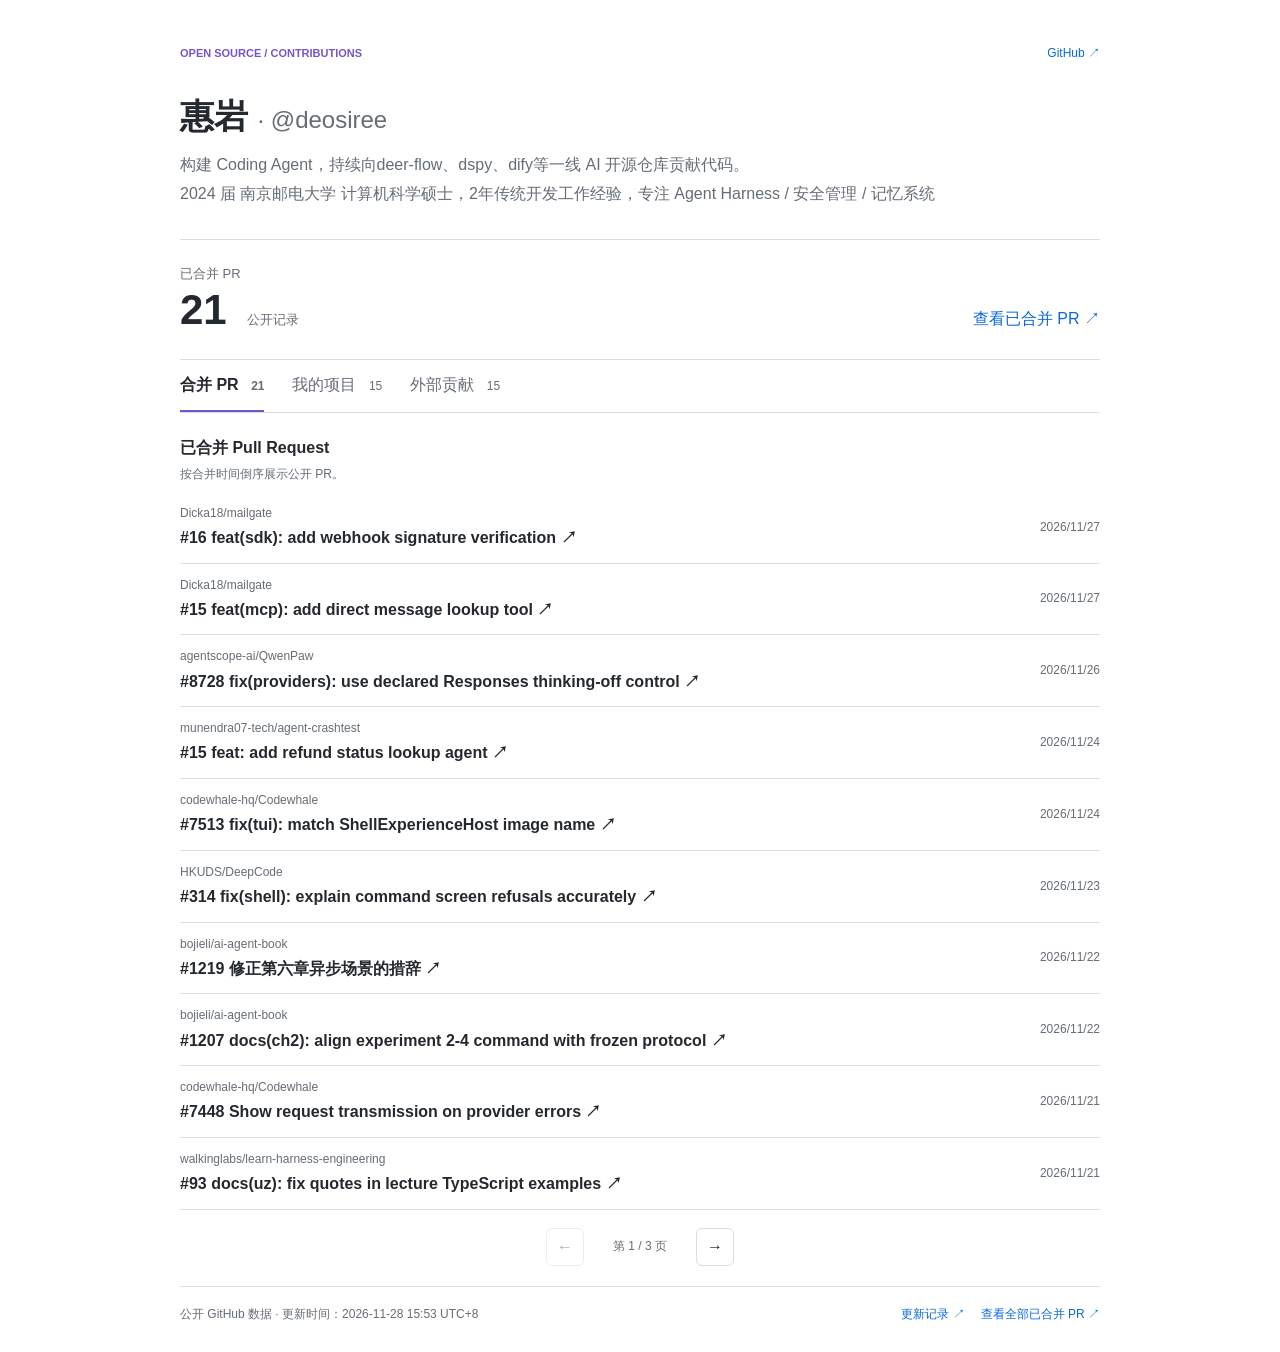
<file: profile/index.html>
<!doctype html>
<html lang="zh-CN">
<head>
  <meta charset="utf-8">
  <meta name="viewport" content="width=device-width, initial-scale=1">
  <meta name="color-scheme" content="light dark">
  <meta name="description" content="惠岩的 GitHub 开源项目与合并 PR 统计">
  <title>惠岩 · 开源贡献</title>
  <link rel="stylesheet" href="./styles.css">
  <script src="./app.js" defer></script>
</head>
<body>
  <main class="page">
    <div class="topline">
      <span class="eyebrow">Open source / Contributions</span>
      <a class="top-link" href="https://github.com/deosiree" target="_blank" rel="noopener noreferrer">GitHub ↗</a>
    </div>

    <header class="intro">
      <h1>惠岩 <span class="handle">· @deosiree</span></h1>
      <div class="signature">
        <p>构建 Coding Agent，持续向deer-flow、dspy、dify等一线 AI 开源仓库贡献代码。</p>
        <p>2024 届 南京邮电大学 计算机科学硕士，2年传统开发工作经验，专注 Agent Harness / 安全管理 / 记忆系统</p>
      </div>
    </header>

    <section class="summary" aria-label="已合并 PR 统计">
      <div class="metric-label">已合并 PR</div>
      <div class="metric-row">
        <strong class="metric-value" id="merged-count">--</strong>
        <span class="metric-caption">公开记录</span>
        <a class="summary-link" href="https://github.com/search?q=is%3Apr+is%3Amerged+author%3Adeosiree&amp;type=pullrequests" target="_blank" rel="noopener noreferrer">查看已合并 PR ↗</a>
      </div>
    </section>

    <nav class="tabs" role="tablist" aria-label="统计分类">
      <button class="tab" id="tab-merged" type="button" role="tab" aria-selected="true" aria-controls="panel-merged" tabindex="0" data-tab="merged_prs">
        合并 PR <span class="tab-count" id="count-merged">--</span>
      </button>
      <button class="tab" id="tab-projects" type="button" role="tab" aria-selected="false" aria-controls="panel-projects" tabindex="-1" data-tab="owned_repositories">
        我的项目 <span class="tab-count" id="count-projects">--</span>
      </button>
      <button class="tab" id="tab-external" type="button" role="tab" aria-selected="false" aria-controls="panel-external" tabindex="-1" data-tab="external_contributions">
        外部贡献 <span class="tab-count" id="count-external">--</span>
      </button>
    </nav>

    <p class="load-state" id="load-state" role="status" aria-live="polite">正在加载公开统计…</p>

    <section class="panel" id="panel-merged" role="tabpanel" aria-labelledby="tab-merged" tabindex="0">
      <div class="panel-heading">
        <div>
          <h2>已合并 Pull Request</h2>
          <p class="panel-summary" id="merged-summary"></p>
        </div>
      </div>
      <ol class="records" id="merged-list"></ol>
      <div class="pagination" id="merged-pagination" hidden>
        <button class="pagination-button" id="previous-page" type="button" data-page-action="previous" aria-label="上一页">←</button>
        <span class="page-label" id="page-label"></span>
        <button class="pagination-button" id="next-page" type="button" data-page-action="next" aria-label="下一页">→</button>
      </div>
    </section>

    <section class="panel" id="panel-projects" role="tabpanel" aria-labelledby="tab-projects" tabindex="0" hidden>
      <div class="panel-heading">
        <div>
          <h2>我的公开项目</h2>
          <p class="panel-summary">Stars 为各仓库自身获得的 Star 数</p>
        </div>
      </div>
      <ul class="records" id="projects-list"></ul>
    </section>

    <section class="panel" id="panel-external" role="tabpanel" aria-labelledby="tab-external" tabindex="0" hidden>
      <div class="panel-heading">
        <div>
          <h2>其他账号仓库的贡献</h2>
          <p class="panel-summary">按仓库汇总公开已合并 PR</p>
        </div>
      </div>
      <ul class="records" id="external-list"></ul>
    </section>

    <footer class="footer">
      <span>公开 GitHub 数据 · 更新时间：<time id="updated-at">--</time></span>
      <div class="footer-links">
        <a href="https://github.com/deosiree/deosiree/actions/workflows/update-profile.yml" target="_blank" rel="noopener noreferrer">更新记录 ↗</a>
        <a href="https://github.com/search?q=is%3Apr+is%3Amerged+author%3Adeosiree&amp;type=pullrequests" target="_blank" rel="noopener noreferrer">查看全部已合并 PR ↗</a>
      </div>
    </footer>
  </main>
</body>
</html>
</file>
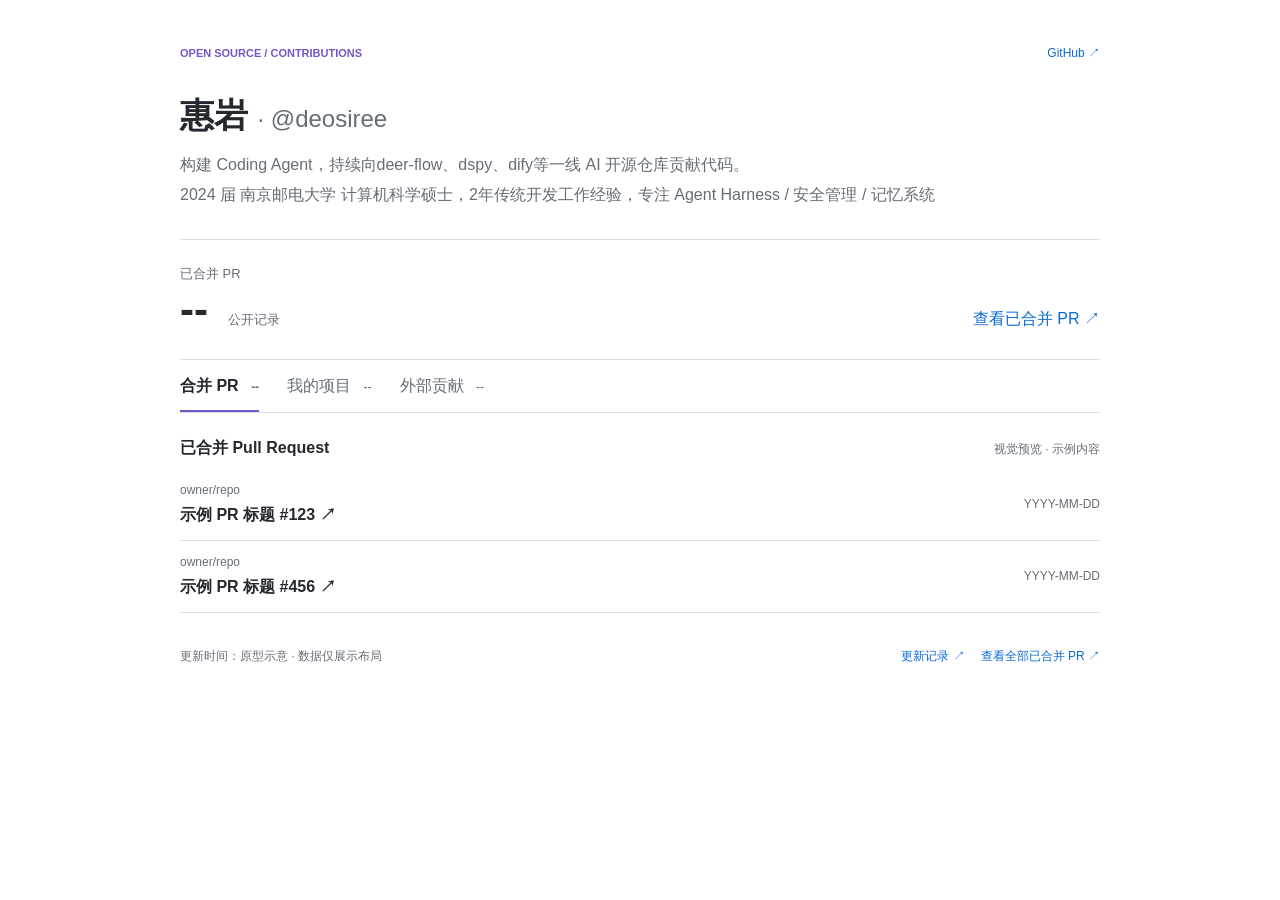
<file: docs/profile-dashboard-preview.html>
<!doctype html>
<html lang="zh-CN">
<head>
  <meta charset="utf-8">
  <meta name="viewport" content="width=device-width, initial-scale=1">
  <meta name="color-scheme" content="light dark">
  <title>惠岩 · GitHub 统计页视觉预览</title>
  <style>
    :root {
      color-scheme: light dark;
      --canvas: #ffffff;
      --ink: #24292f;
      --muted: #656d76;
      --line: #d8dee4;
      --soft: #f6f8fa;
      --accent: #7357c8;
      --accent-soft: #f2efff;
      --focus: #0969da;
    }

    @media (prefers-color-scheme: dark) {
      :root {
        --canvas: #0d1117;
        --ink: #e6edf3;
        --muted: #919ba6;
        --line: #30363d;
        --soft: #161b22;
        --accent: #b09aff;
        --accent-soft: #211d32;
        --focus: #58a6ff;
      }
    }

    * {
      box-sizing: border-box;
    }

    body {
      margin: 0;
      background: var(--canvas);
      color: var(--ink);
      font-family: Inter, -apple-system, BlinkMacSystemFont, "Segoe UI", sans-serif;
      line-height: 1.6;
    }

    a {
      color: var(--focus);
      text-decoration: none;
    }

    a:hover {
      text-decoration: underline;
    }

    button {
      color: inherit;
      font: inherit;
    }

    :focus-visible {
      outline: 2px solid var(--focus);
      outline-offset: 3px;
    }

    .page {
      width: min(100% - 40px, 920px);
      margin: 0 auto;
      padding: 44px 0 28px;
    }

    .topline,
    .metric-row,
    .record,
    .footer,
    .project-row,
    .contribution-row {
      display: flex;
      align-items: center;
      justify-content: space-between;
      gap: 20px;
    }

    .topline {
      padding-bottom: 12px;
      color: var(--muted);
      font-size: 12px;
    }

    .eyebrow {
      color: var(--accent);
      font-size: 11px;
      font-weight: 700;
      text-transform: uppercase;
    }

    .intro {
      padding: 20px 0 28px;
      border-bottom: 1px solid var(--line);
    }

    h1 {
      margin: 0;
      font-size: 34px;
      line-height: 1.2;
      overflow-wrap: anywhere;
    }

    .handle {
      color: var(--muted);
      font-size: 24px;
      font-weight: 400;
    }

    .signature {
      margin: 16px 0 0;
      color: var(--muted);
    }

    .signature p {
      margin: 4px 0;
      overflow-wrap: anywhere;
    }

    .summary {
      padding: 24px 0;
      border-bottom: 1px solid var(--line);
    }

    .metric-label,
    .metric-caption {
      color: var(--muted);
      font-size: 13px;
    }

    .metric-row {
      justify-content: flex-start;
      align-items: baseline;
      flex-wrap: wrap;
    }

    .metric-value {
      color: var(--ink);
      font-size: 42px;
      font-weight: 700;
      line-height: 1.2;
    }

    .summary-link {
      margin-left: auto;
    }

    .tabs {
      display: flex;
      gap: 28px;
      min-height: 52px;
      overflow-x: auto;
      border-bottom: 1px solid var(--line);
    }

    .tab {
      position: relative;
      flex: 0 0 auto;
      min-height: 52px;
      padding: 12px 0;
      border: 0;
      border-bottom: 2px solid transparent;
      background: transparent;
      color: var(--muted);
      cursor: pointer;
      white-space: nowrap;
    }

    .tab[aria-selected="true"] {
      border-bottom-color: var(--accent);
      color: var(--ink);
      font-weight: 600;
    }

    .tab-count {
      margin-left: 8px;
      color: var(--muted);
      font-size: 12px;
    }

    .panel {
      padding: 22px 0 16px;
    }

    .panel[hidden] {
      display: none;
    }

    .panel-heading {
      display: flex;
      justify-content: space-between;
      align-items: baseline;
      gap: 16px;
      margin-bottom: 8px;
    }

    h2 {
      margin: 0;
      font-size: 16px;
    }

    .sample-note,
    .panel-summary {
      color: var(--muted);
      font-size: 12px;
    }

    .records {
      margin: 0;
      padding: 0;
      list-style: none;
    }

    .record,
    .project-row,
    .contribution-row {
      min-height: 66px;
      padding: 12px 0;
      border-bottom: 1px solid var(--line);
    }

    .record-main,
    .project-main,
    .contribution-main {
      display: grid;
      min-width: 0;
      gap: 2px;
    }

    .repo {
      color: var(--muted);
      font-size: 12px;
      overflow-wrap: anywhere;
    }

    .record-title,
    .project-name,
    .contribution-name {
      color: var(--ink);
      font-weight: 600;
      overflow-wrap: anywhere;
    }

    .record time,
    .project-meta,
    .contribution-count {
      flex: 0 0 auto;
      color: var(--muted);
      font-size: 12px;
      text-align: right;
    }

    .footer {
      align-items: flex-start;
      flex-wrap: wrap;
      padding-top: 18px;
      color: var(--muted);
      font-size: 12px;
    }

    .footer-links {
      display: flex;
      flex-wrap: wrap;
      gap: 16px;
    }

    @media (max-width: 600px) {
      .page {
        width: min(100% - 28px, 920px);
        padding-top: 24px;
      }

      h1 {
        font-size: 28px;
      }

      .handle {
        display: block;
        font-size: 18px;
      }

      .tabs {
        gap: 20px;
      }

      .record,
      .project-row,
      .contribution-row {
        align-items: flex-start;
        gap: 10px;
      }

      .record time,
      .project-meta,
      .contribution-count {
        max-width: 34%;
      }

      .footer {
        display: grid;
      }
    }
  </style>
</head>
<body>
  <main class="page">
    <div class="topline">
      <span class="eyebrow">Open source / Contributions</span>
      <a href="https://github.com/deosiree" target="_blank" rel="noopener noreferrer">GitHub ↗</a>
    </div>

    <header class="intro">
      <h1>惠岩 <span class="handle">· @deosiree</span></h1>
      <div class="signature">
        <p>构建 Coding Agent，持续向deer-flow、dspy、dify等一线 AI 开源仓库贡献代码。</p>
        <p>2024 届 南京邮电大学 计算机科学硕士，2年传统开发工作经验，专注 Agent Harness / 安全管理 / 记忆系统</p>
      </div>
    </header>

    <section class="summary" aria-label="已合并 PR 统计">
      <div class="metric-label">已合并 PR</div>
      <div class="metric-row">
        <strong class="metric-value">--</strong>
        <span class="metric-caption">公开记录</span>
        <a class="summary-link" href="https://github.com/search?q=is%3Apr+is%3Amerged+author%3Adeosiree&amp;type=pullrequests" target="_blank" rel="noopener noreferrer">查看已合并 PR ↗</a>
      </div>
    </section>

    <nav class="tabs" role="tablist" aria-label="统计分类">
      <button class="tab" id="tab-merged" type="button" role="tab" aria-selected="true" aria-controls="panel-merged" tabindex="0" data-tab="merged">合并 PR <span class="tab-count">--</span></button>
      <button class="tab" id="tab-projects" type="button" role="tab" aria-selected="false" aria-controls="panel-projects" tabindex="-1" data-tab="projects">我的项目 <span class="tab-count">--</span></button>
      <button class="tab" id="tab-external" type="button" role="tab" aria-selected="false" aria-controls="panel-external" tabindex="-1" data-tab="external">外部贡献 <span class="tab-count">--</span></button>
    </nav>

    <section class="panel" id="panel-merged" role="tabpanel" aria-labelledby="tab-merged" tabindex="0" data-panel="merged">
      <div class="panel-heading">
        <h2>已合并 Pull Request</h2>
        <span class="sample-note">视觉预览 · 示例内容</span>
      </div>
      <ol class="records">
        <li class="record">
          <div class="record-main">
            <a class="repo" href="https://github.com/deosiree" target="_blank" rel="noopener noreferrer">owner/repo</a>
            <a class="record-title" href="https://github.com/deosiree" target="_blank" rel="noopener noreferrer">示例 PR 标题 #123 ↗</a>
          </div>
          <time>YYYY-MM-DD</time>
        </li>
        <li class="record">
          <div class="record-main">
            <a class="repo" href="https://github.com/deosiree" target="_blank" rel="noopener noreferrer">owner/repo</a>
            <a class="record-title" href="https://github.com/deosiree" target="_blank" rel="noopener noreferrer">示例 PR 标题 #456 ↗</a>
          </div>
          <time>YYYY-MM-DD</time>
        </li>
      </ol>
    </section>

    <section class="panel" id="panel-projects" role="tabpanel" aria-labelledby="tab-projects" tabindex="0" data-panel="projects" hidden>
      <div class="panel-heading">
        <h2>我的公开项目</h2>
        <span class="sample-note">视觉预览 · 示例内容</span>
      </div>
      <ul class="records">
        <li class="project-row">
          <div class="project-main">
            <a class="project-name" href="https://github.com/deosiree" target="_blank" rel="noopener noreferrer">示例项目 ↗</a>
            <span class="repo">项目描述与主要语言</span>
          </div>
          <span class="project-meta">该仓库获 Star · --</span>
        </li>
      </ul>
    </section>

    <section class="panel" id="panel-external" role="tabpanel" aria-labelledby="tab-external" tabindex="0" data-panel="external" hidden>
      <div class="panel-heading">
        <h2>其他账号仓库的贡献</h2>
        <span class="sample-note">视觉预览 · 示例内容</span>
      </div>
      <ul class="records">
        <li class="contribution-row">
          <div class="contribution-main">
            <a class="contribution-name" href="https://github.com/deosiree" target="_blank" rel="noopener noreferrer">owner/repo ↗</a>
            <a class="repo" href="https://github.com/deosiree" target="_blank" rel="noopener noreferrer">最近合并的 PR 标题 ↗</a>
          </div>
          <span class="contribution-count">-- 个 PR</span>
        </li>
      </ul>
    </section>

    <footer class="footer">
      <span>更新时间：原型示意 · 数据仅展示布局</span>
      <div class="footer-links">
        <a href="https://github.com/deosiree/deosiree/actions/workflows/update-profile.yml" target="_blank" rel="noopener noreferrer">更新记录 ↗</a>
        <a href="https://github.com/search?q=is%3Apr+is%3Amerged+author%3Adeosiree&amp;type=pullrequests" target="_blank" rel="noopener noreferrer">查看全部已合并 PR ↗</a>
      </div>
    </footer>
  </main>

  <script>
    const tablist = document.querySelector('[role="tablist"]');
    const tabs = Array.from(tablist.querySelectorAll('[role="tab"]'));
    const panels = Array.from(document.querySelectorAll('[role="tabpanel"]'));

    /**
     * Activate one statistics tab and its associated panel.
     * @param {HTMLButtonElement} selectedTab Tab button to activate.
     * @param {boolean} focusTab Whether to move keyboard focus to the tab.
     * @returns {void}
     */
    function activateTab(selectedTab, focusTab) {
      for (const tab of tabs) {
        const isSelected = tab === selectedTab;
        tab.setAttribute("aria-selected", String(isSelected));
        tab.tabIndex = isSelected ? 0 : -1;
      }

      for (const panel of panels) {
        panel.hidden = panel.id !== selectedTab.getAttribute("aria-controls");
      }

      if (focusTab) {
        selectedTab.focus();
      }
    }

    /**
     * Handle pointer activation for the tablist.
     * @param {MouseEvent} event Click event from the tablist.
     * @returns {void}
     */
    function handleTabClick(event) {
      if (!(event.target instanceof Element)) {
        return;
      }
      const selectedTab = event.target.closest('[role="tab"]');
      if (selectedTab) {
        activateTab(selectedTab, false);
      }
    }

    /**
     * Support arrow, Home, and End navigation between tabs.
     * @param {KeyboardEvent} event Keyboard event from the tablist.
     * @returns {void}
     */
    function handleTabKeydown(event) {
      const currentIndex = tabs.indexOf(document.activeElement);
      if (currentIndex < 0) {
        return;
      }

      let nextIndex = currentIndex;
      if (event.key === "ArrowRight") {
        nextIndex = (currentIndex + 1) % tabs.length;
      } else if (event.key === "ArrowLeft") {
        nextIndex = (currentIndex - 1 + tabs.length) % tabs.length;
      } else if (event.key === "Home") {
        nextIndex = 0;
      } else if (event.key === "End") {
        nextIndex = tabs.length - 1;
      } else {
        return;
      }

      event.preventDefault();
      activateTab(tabs[nextIndex], true);
    }

    tablist.addEventListener("click", handleTabClick);
    tablist.addEventListener("keydown", handleTabKeydown);
  </script>
</body>
</html>
</file>
<file: profile/styles.css>
:root {
  color-scheme: light dark;
  --canvas: #ffffff;
  --ink: #24292f;
  --muted: #656d76;
  --line: #d8dee4;
  --soft: #f6f8fa;
  --accent: #7357c8;
  --accent-soft: #f2efff;
  --focus: #0969da;
  --success: #1a7f37;
}

@media (prefers-color-scheme: dark) {
  :root {
    --canvas: #0d1117;
    --ink: #e6edf3;
    --muted: #919ba6;
    --line: #30363d;
    --soft: #161b22;
    --accent: #b09aff;
    --accent-soft: #211d32;
    --focus: #58a6ff;
    --success: #3fb950;
  }
}

* {
  box-sizing: border-box;
}

body {
  margin: 0;
  background: var(--canvas);
  color: var(--ink);
  font-family: Inter, -apple-system, BlinkMacSystemFont, "Segoe UI", sans-serif;
  line-height: 1.6;
}

a {
  color: var(--focus);
  text-decoration: none;
}

a:hover {
  text-decoration: underline;
}

.inline-link {
  margin-left: 4px;
}

button {
  color: inherit;
  font: inherit;
}

:focus-visible {
  outline: 2px solid var(--focus);
  outline-offset: 3px;
}

.page {
  width: min(100% - 40px, 920px);
  margin: 0 auto;
  padding: 44px 0 28px;
}

.topline,
.metric-row,
.record,
.project-row,
.contribution-row,
.footer {
  display: flex;
  align-items: center;
  justify-content: space-between;
  gap: 20px;
}

.topline {
  padding-bottom: 12px;
  color: var(--muted);
  font-size: 12px;
}

.eyebrow {
  color: var(--accent);
  font-size: 11px;
  font-weight: 700;
  text-transform: uppercase;
}

.intro {
  padding: 20px 0 28px;
  border-bottom: 1px solid var(--line);
}

h1 {
  margin: 0;
  font-size: 34px;
  line-height: 1.25;
  overflow-wrap: anywhere;
}

.handle {
  color: var(--muted);
  font-size: 24px;
  font-weight: 400;
}

.signature {
  margin-top: 14px;
  color: var(--muted);
}

.signature p {
  margin: 4px 0;
  overflow-wrap: anywhere;
}

.summary {
  padding: 24px 0;
  border-bottom: 1px solid var(--line);
}

.metric-label,
.metric-caption {
  color: var(--muted);
  font-size: 13px;
}

.metric-row {
  justify-content: flex-start;
  align-items: baseline;
  flex-wrap: wrap;
}

.metric-value {
  color: var(--ink);
  font-size: 42px;
  font-weight: 700;
  line-height: 1.2;
}

.summary-link {
  margin-left: auto;
}

.tabs {
  display: flex;
  gap: 28px;
  min-height: 52px;
  overflow-x: auto;
  border-bottom: 1px solid var(--line);
}

.tab {
  position: relative;
  flex: 0 0 auto;
  min-height: 52px;
  padding: 12px 0;
  border: 0;
  border-bottom: 2px solid transparent;
  background: transparent;
  color: var(--muted);
  cursor: pointer;
  white-space: nowrap;
}

.tab[aria-selected="true"] {
  border-bottom-color: var(--accent);
  color: var(--ink);
  font-weight: 600;
}

.tab-count {
  margin-left: 8px;
  color: var(--muted);
  font-size: 12px;
}

.load-state {
  padding: 14px 0;
  color: var(--muted);
  font-size: 13px;
}

.load-state[hidden] {
  display: none;
}

.panel {
  padding: 22px 0 16px;
}

.panel[hidden] {
  display: none;
}

.panel-heading {
  display: flex;
  justify-content: space-between;
  align-items: baseline;
  gap: 16px;
  margin-bottom: 8px;
}

h2 {
  margin: 0;
  font-size: 16px;
}

.panel-summary {
  margin: 4px 0 0;
  color: var(--muted);
  font-size: 12px;
}

.records {
  margin: 0;
  padding: 0;
  list-style: none;
}

.record,
.project-row,
.contribution-row {
  min-height: 66px;
  padding: 12px 0;
  border-bottom: 1px solid var(--line);
}

.record-main,
.project-main,
.contribution-main {
  display: grid;
  min-width: 0;
  gap: 2px;
}

.repo,
.record-meta,
.project-meta,
.contribution-meta {
  color: var(--muted);
  font-size: 12px;
}

.repo {
  overflow-wrap: anywhere;
}

.record-title,
.project-name,
.contribution-name {
  color: var(--ink);
  font-weight: 600;
  overflow-wrap: anywhere;
}

.record-meta,
.project-meta,
.contribution-meta {
  flex: 0 0 auto;
  text-align: right;
}

.project-meta strong,
.contribution-count {
  display: block;
  color: var(--ink);
  font-size: 13px;
  font-weight: 600;
}

.project-description,
.latest-pr {
  color: var(--muted);
  font-size: 12px;
  overflow-wrap: anywhere;
}

.empty-state {
  padding: 22px 0;
  color: var(--muted);
  font-size: 13px;
}

.pagination {
  display: flex;
  align-items: center;
  justify-content: center;
  gap: 12px;
  padding: 18px 0 4px;
}

.pagination[hidden] {
  display: none;
}

.pagination-button {
  width: 38px;
  height: 38px;
  border: 1px solid var(--line);
  border-radius: 6px;
  background: var(--canvas);
  cursor: pointer;
}

.pagination-button:disabled {
  color: var(--muted);
  cursor: not-allowed;
  opacity: 0.55;
}

.page-label {
  min-width: 88px;
  color: var(--muted);
  font-size: 12px;
  text-align: center;
}

.footer {
  align-items: flex-start;
  flex-wrap: wrap;
  padding-top: 18px;
  border-top: 1px solid var(--line);
  color: var(--muted);
  font-size: 12px;
}

.footer-links {
  display: flex;
  flex-wrap: wrap;
  gap: 16px;
}

@media (max-width: 600px) {
  .page {
    width: min(100% - 28px, 920px);
    padding-top: 24px;
  }

  h1 {
    font-size: 28px;
  }

  .handle {
    display: block;
    font-size: 18px;
  }

  .tabs {
    gap: 20px;
  }

  .record,
  .project-row,
  .contribution-row {
    align-items: flex-start;
    gap: 10px;
  }

  .record-meta,
  .project-meta,
  .contribution-meta {
    max-width: 38%;
  }

  .summary-link {
    flex-basis: 100%;
    margin-left: 0;
  }

  .footer {
    display: grid;
  }
}
</file>
